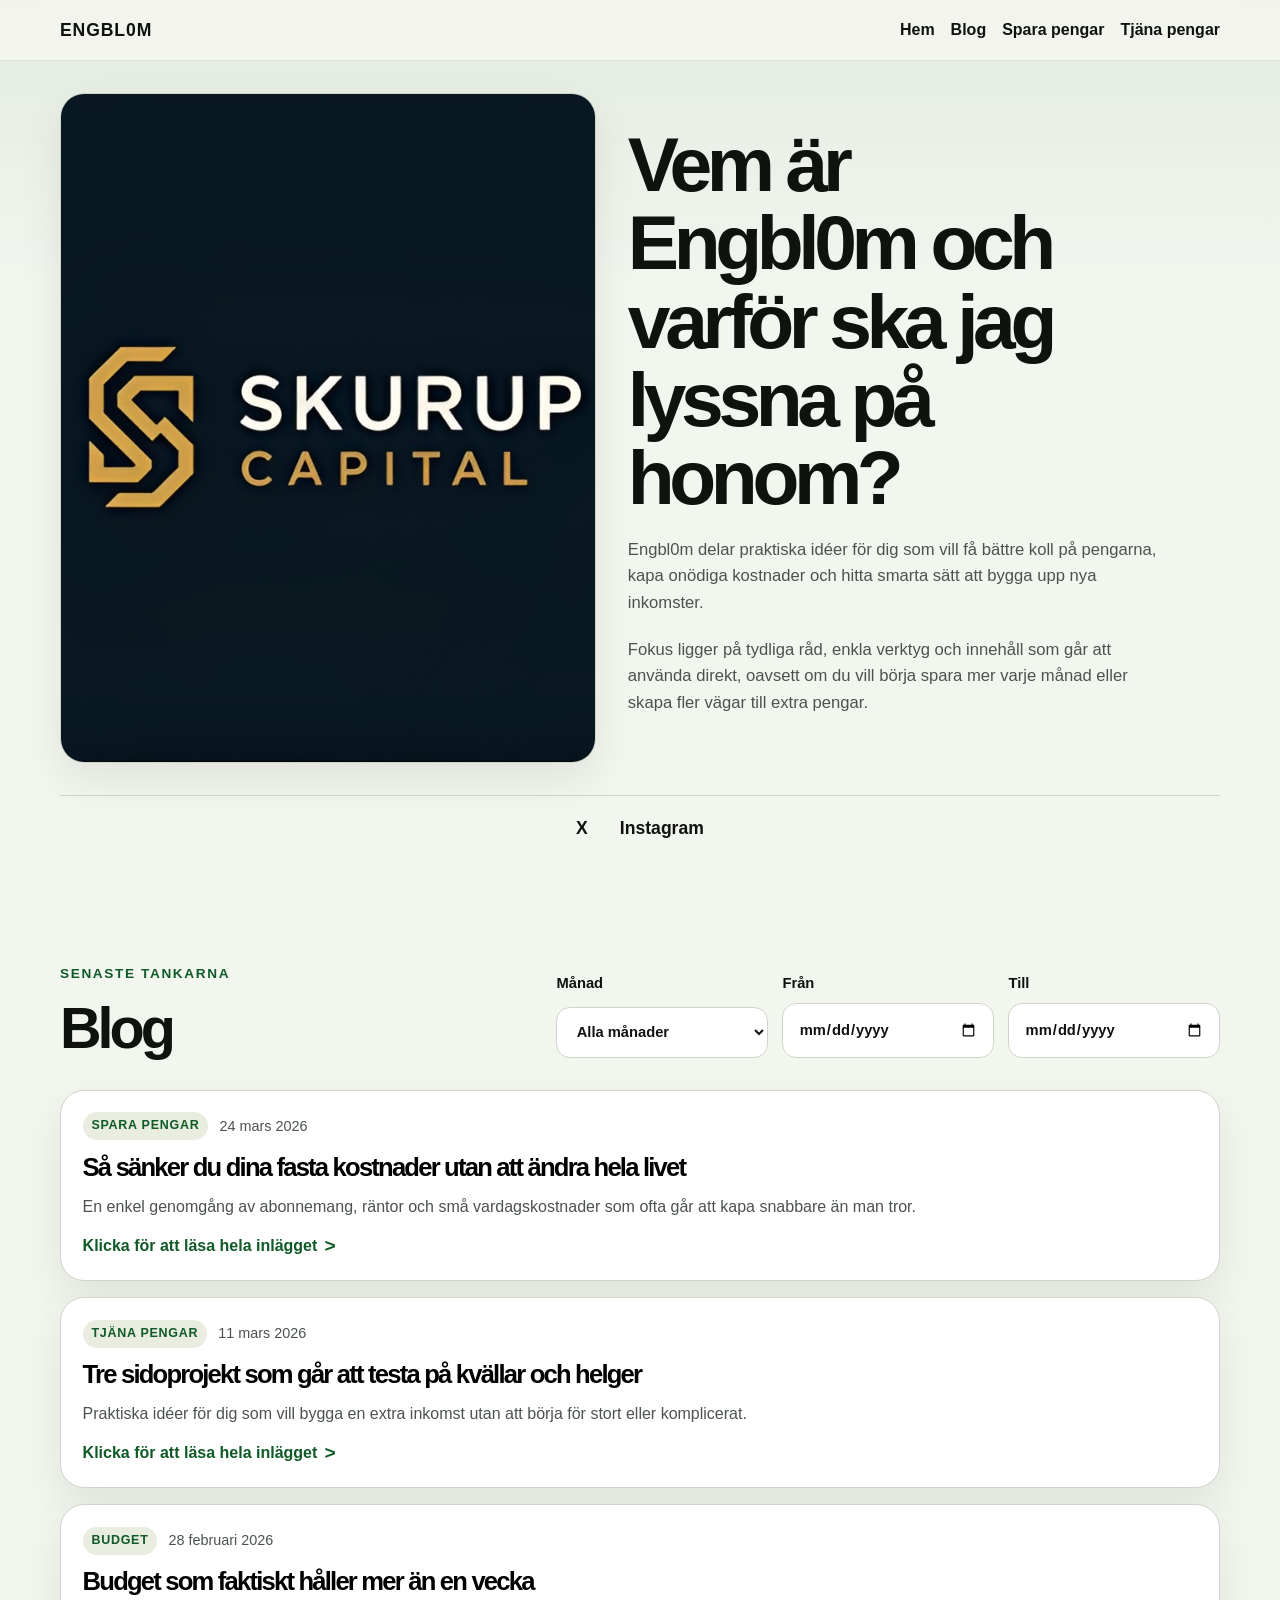
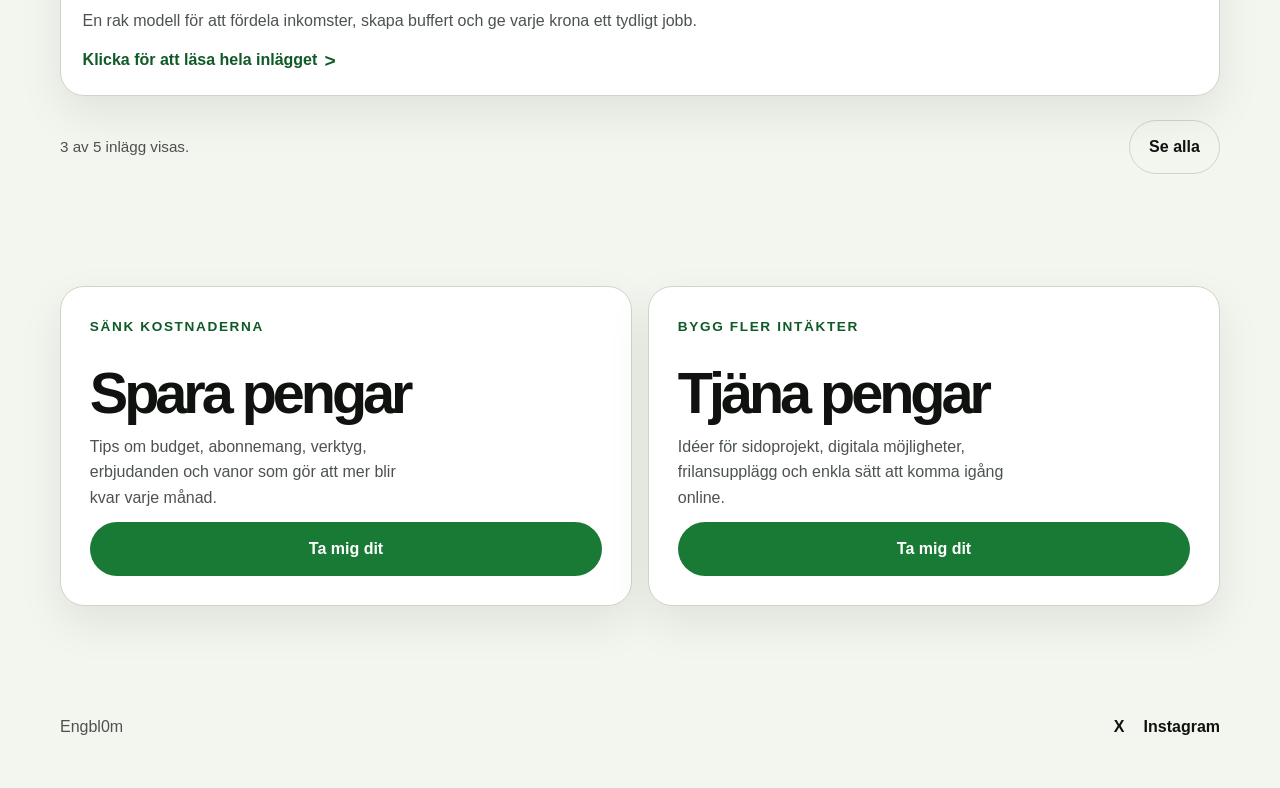
<file: index.html>
<!DOCTYPE html>
<html lang="sv">
<head>
  <meta charset="UTF-8">
  <meta name="viewport" content="width=device-width, initial-scale=1.0">
  <title>Engbl0m | Hem</title>
  <meta name="description" content="Engbl0m delar raka tips om att spara pengar, tjäna pengar och bygga bättre privatekonomi.">
  <link rel="stylesheet" href="css/styles.css">
</head>
<body data-page="home">
  <header class="site-header">
    <div class="container header-inner">
      <a class="brand" href="index.html">Engbl0m</a>
      <nav class="site-nav" aria-label="Huvudnavigation">
        <a href="index.html">Hem</a>
        <a href="#blog">Blog</a>
        <a href="sparapengar.html">Spara pengar</a>
        <a href="tjanapengar.html">Tjäna pengar</a>
      </nav>
    </div>
  </header>

  <main>
    <section class="hero section">
      <div class="container hero-grid">
        <div class="hero-visual">
          <div class="portrait-frame">
            <img src="assets/images/Skurupscapital.jpg" alt="Porträtt av Engbl0m">
          </div>
        </div>

        <div class="hero-copy">
          <h1>Vem är Engbl0m och varför ska jag lyssna på honom?</h1>
          <p>Engbl0m delar praktiska idéer för dig som vill få bättre koll på pengarna, kapa onödiga kostnader och hitta smarta sätt att bygga upp nya inkomster.</p>
          <p>Fokus ligger på tydliga råd, enkla verktyg och innehåll som går att använda direkt, oavsett om du vill börja spara mer varje månad eller skapa fler vägar till extra pengar.</p>
        </div>

        <div class="hero-socials" aria-label="Sociala länkar">
          <a href="https://x.com/Engbl0m" target="_blank" rel="noreferrer">X</a>
          <a href="https://www.instagram.com/albin_engblom/" target="_blank" rel="noreferrer">Instagram</a>
        </div>
      </div>
    </section>

    <section class="section blog-section" id="blog">
      <div class="container">
        <div class="section-header">
          <div>
            <p class="section-tag">Senaste tankarna</p>
            <h2>Blog</h2>
          </div>
          <div class="blog-controls" aria-label="Filtrera blogginlägg">
            <label>
              <span>Månad</span>
              <select id="blog-month-filter">
                <option value="all">Alla månader</option>
              </select>
            </label>
            <label>
              <span>Från</span>
              <input id="blog-start-date" type="date">
            </label>
            <label>
              <span>Till</span>
              <input id="blog-end-date" type="date">
            </label>
          </div>
        </div>

        <div id="blog-list" class="blog-list" aria-live="polite"></div>
        <div class="blog-footer">
          <p id="blog-results-meta" class="blog-meta"></p>
          <button id="blog-toggle" class="button button-secondary" type="button" hidden>Se alla</button>
        </div>
      </div>
    </section>

    <div id="blog-modal" class="blog-modal" hidden>
      <div id="blog-modal-backdrop" class="blog-modal-backdrop" aria-hidden="true"></div>
      <div
        class="blog-modal-dialog"
        role="dialog"
        aria-modal="true"
        aria-labelledby="blog-modal-title"
        aria-describedby="blog-modal-content"
      >
        <button id="blog-modal-close" class="blog-modal-close" type="button" aria-label="Stäng inlägg">Stäng</button>
        <div class="blog-modal-meta meta-row">
          <span id="blog-modal-category" class="pill">Blogg</span>
          <span id="blog-modal-date"></span>
        </div>
        <h3 id="blog-modal-title"></h3>
        <div id="blog-modal-content" class="blog-modal-content"></div>
      </div>
    </div>

    <section class="section">
      <div class="container">
        <div class="cta-grid">
          <article class="cta-card">
            <p class="section-tag">Sänk kostnaderna</p>
            <h2>Spara pengar</h2>
            <p>Tips om budget, abonnemang, verktyg, erbjudanden och vanor som gör att mer blir kvar varje månad.</p>
            <a class="button" href="sparapengar.html">Ta mig dit</a>
          </article>
          <article class="cta-card">
            <p class="section-tag">Bygg fler intäkter</p>
            <h2>Tjäna pengar</h2>
            <p>Idéer för sidoprojekt, digitala möjligheter, frilansupplägg och enkla sätt att komma igång online.</p>
            <a class="button" href="tjanapengar.html">Ta mig dit</a>
          </article>
        </div>
      </div>
    </section>
  </main>

  <footer class="site-footer">
    <div class="container footer-inner">
      <p>Engbl0m</p>
      <div class="footer-links">
        <a href="https://x.com/Engbl0m" target="_blank" rel="noreferrer">X</a>
        <a href="https://www.instagram.com/albin_engblom/" target="_blank" rel="noreferrer">Instagram</a>
      </div>
    </div>
  </footer>

  <script src="js/blog.js"></script>
  <script src="js/main.js"></script>
</body>
</html>
</file>
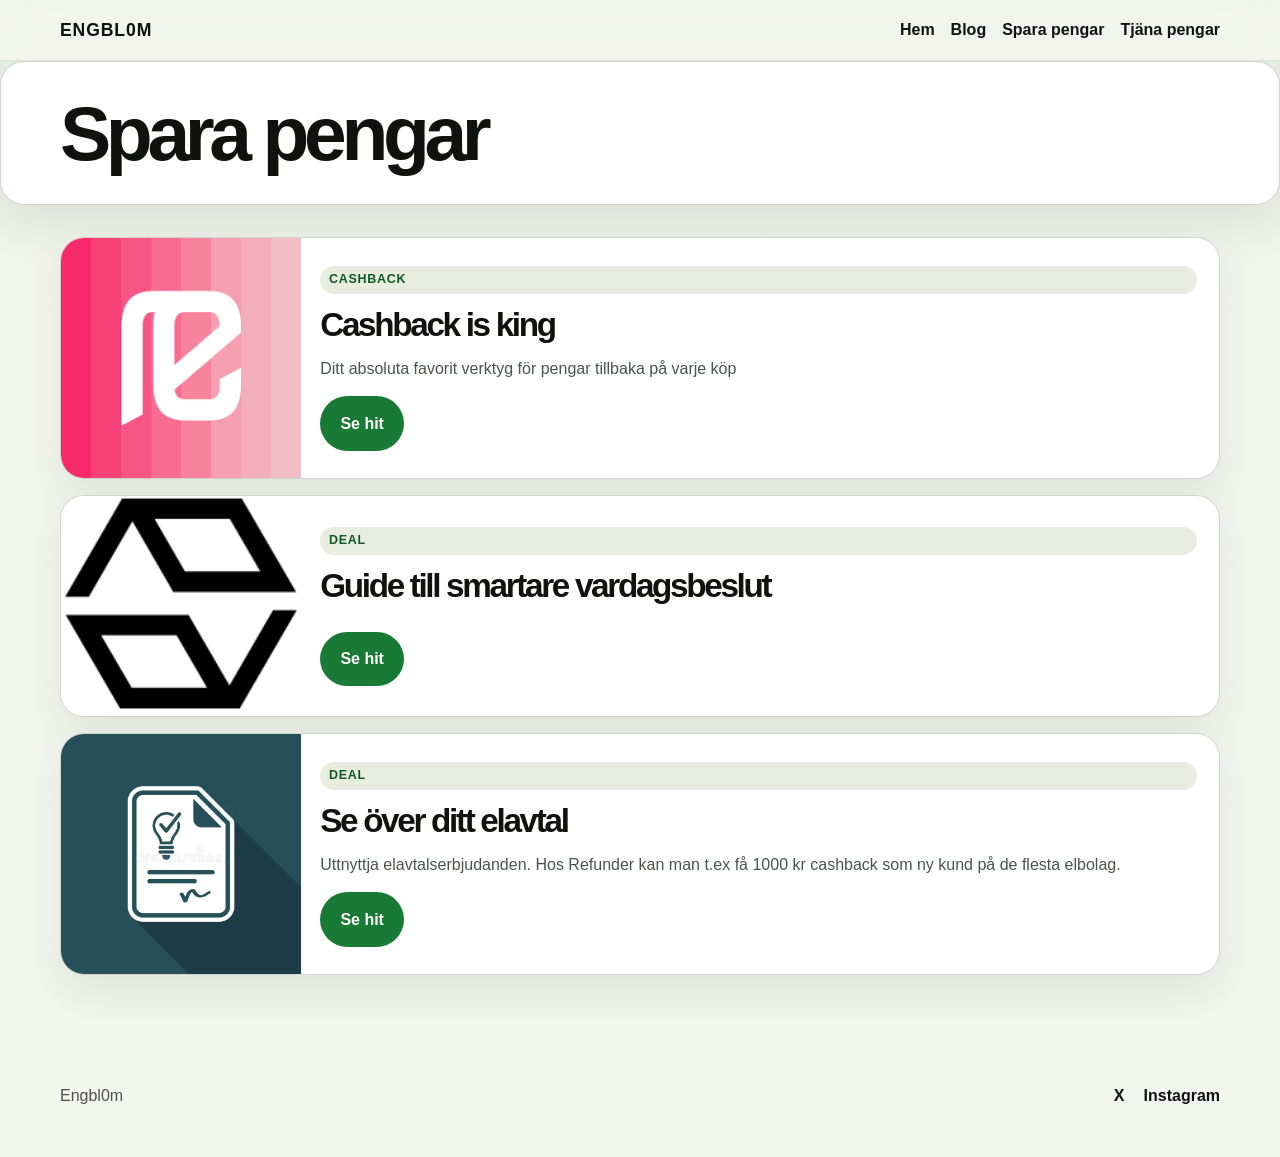
<file: sparapengar.html>
<!DOCTYPE html>
<html lang="sv">
<head>
  <meta charset="UTF-8">
  <meta name="viewport" content="width=device-width, initial-scale=1.0">
  <title>Engbl0m | Spara pengar</title>
  <meta name="description" content="Resurser och tips för att spara pengar med smarta verktyg och bättre vanor.">
  <link rel="stylesheet" href="css/styles.css">
</head>
<body data-page="savings">
  <header class="site-header">
    <div class="container header-inner">
      <a class="brand" href="index.html">Engbl0m</a>
      <nav class="site-nav" aria-label="Huvudnavigation">
        <a href="index.html">Hem</a>
        <a href="index.html#blog">Blog</a>
        <a href="sparapengar.html" aria-current="page">Spara pengar</a>
        <a href="tjanapengar.html">Tjäna pengar</a>
      </nav>
    </div>
  </header>

  <main>
    <section class="page-hero section">
      <div class="container">
        <h1>Spara pengar</h1>
      </div>
    </section>

    <section class="section">
      <div class="container">
        <div id="resource-list" class="resource-list" aria-live="polite"></div>
      </div>
    </section>
  </main>

  <footer class="site-footer">
    <div class="container footer-inner">
      <p>Engbl0m</p>
      <div class="footer-links">
        <a href="https://x.com/Engbl0m" target="_blank" rel="noreferrer">X</a>
        <a href="https://www.instagram.com/albin_engblom/" target="_blank" rel="noreferrer">Instagram</a>
      </div>
    </div>
  </footer>

  <script src="js/main.js"></script>
</body>
</html>
</file>
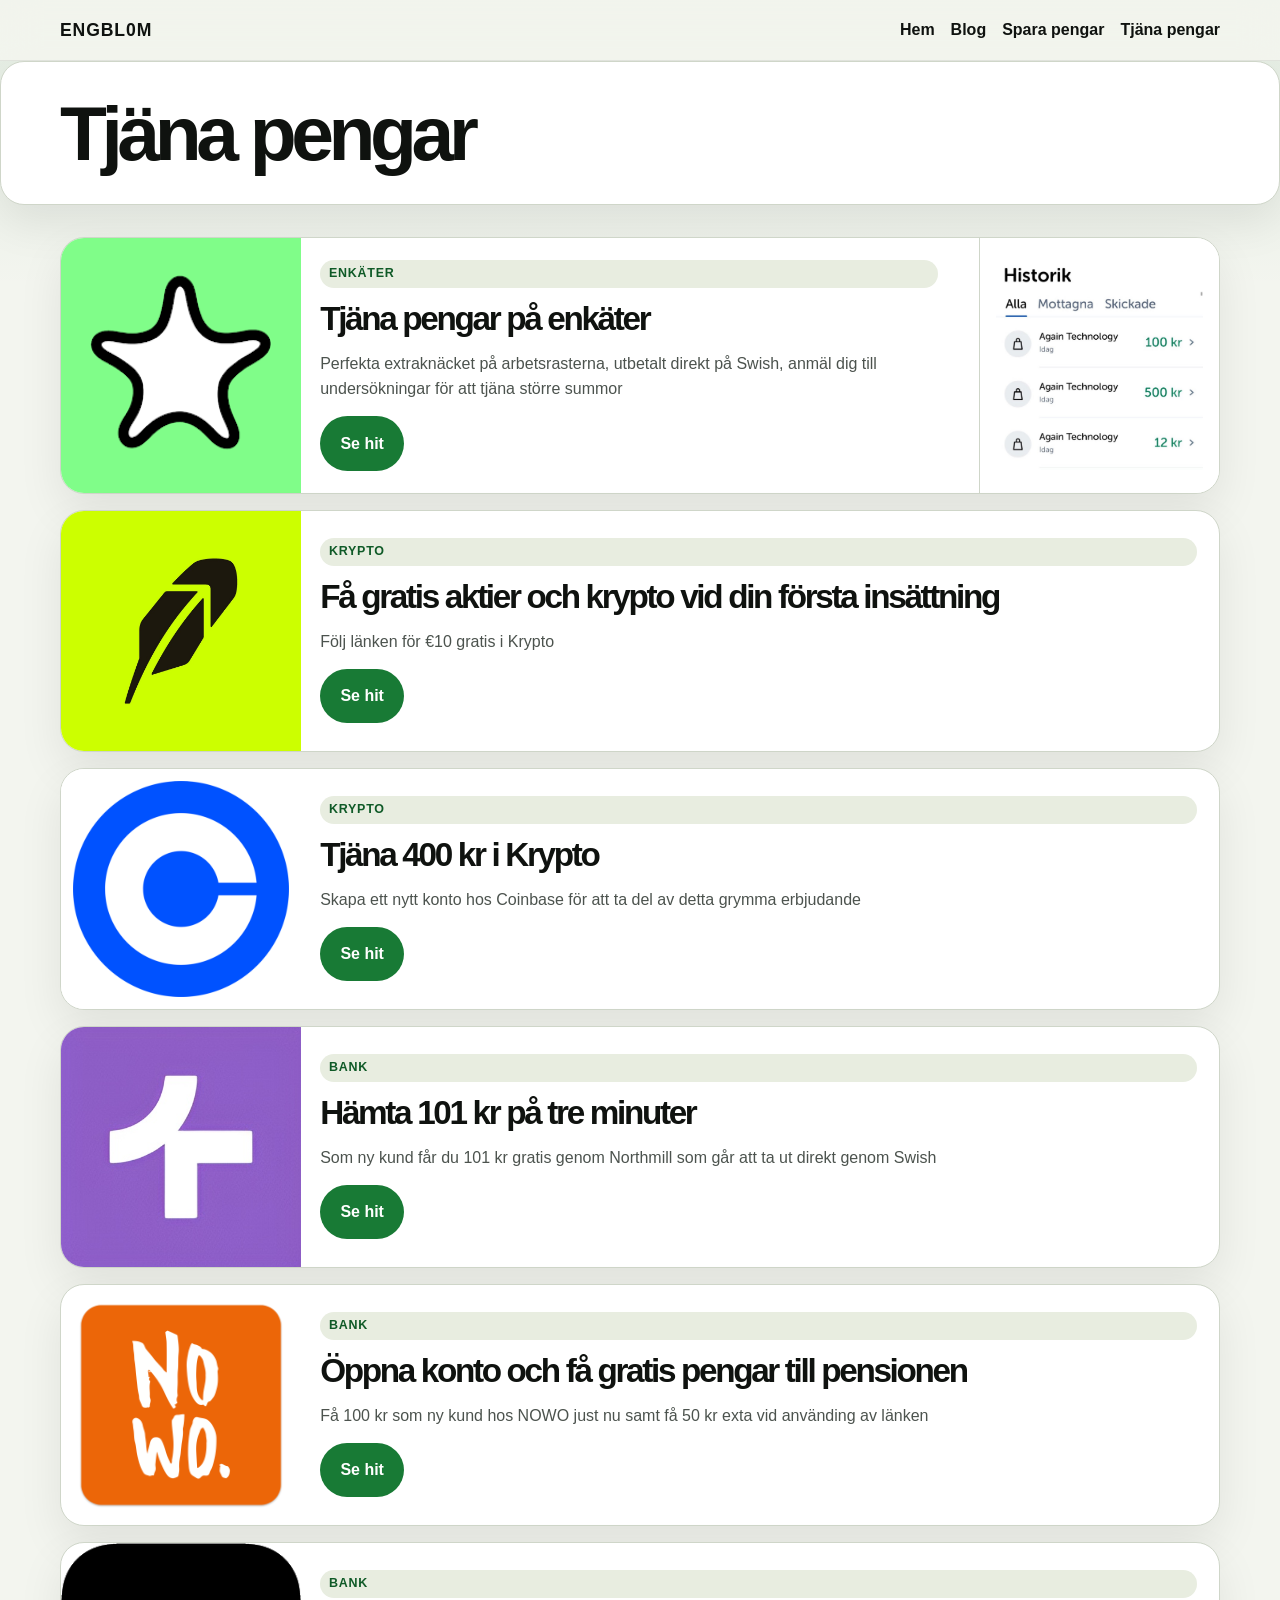
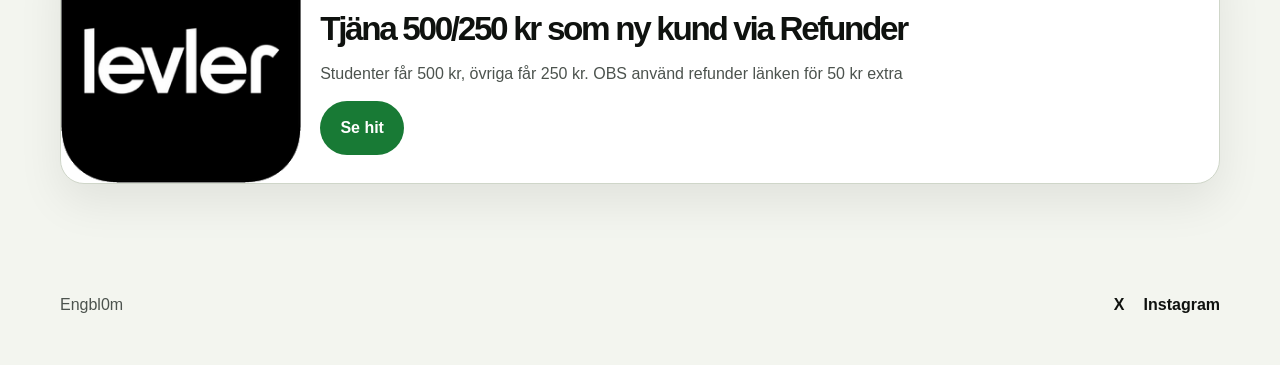
<file: tjanapengar.html>
<!DOCTYPE html>
<html lang="sv">
<head>
  <meta charset="UTF-8">
  <meta name="viewport" content="width=device-width, initial-scale=1.0">
  <title>Engbl0m | Tjäna pengar</title>
  <meta name="description" content="Resurser och idéer för att tjäna pengar genom sidoprojekt, digitala tjänster och innehåll.">
  <link rel="stylesheet" href="css/styles.css">
</head>
<body data-page="income">
  <header class="site-header">
    <div class="container header-inner">
      <a class="brand" href="index.html">Engbl0m</a>
      <nav class="site-nav" aria-label="Huvudnavigation">
        <a href="index.html">Hem</a>
        <a href="index.html#blog">Blog</a>
        <a href="sparapengar.html">Spara pengar</a>
        <a href="tjanapengar.html" aria-current="page">Tjäna pengar</a>
      </nav>
    </div>
  </header>

  <main>
    <section class="page-hero section">
      <div class="container">
        <h1>Tjäna pengar</h1>
      </div>
    </section>

    <section class="section">
      <div class="container">
        <div id="resource-list" class="resource-list" aria-live="polite"></div>
      </div>
    </section>
  </main>

  <footer class="site-footer">
    <div class="container footer-inner">
      <p>Engbl0m</p>
      <div class="footer-links">
        <a href="https://x.com/Engbl0m" target="_blank" rel="noreferrer">X</a>
        <a href="https://www.instagram.com/albin_engblom/" target="_blank" rel="noreferrer">Instagram</a>
      </div>
    </div>
  </footer>

  <script src="js/main.js"></script>
</body>
</html>
</file>
<file: css/styles.css>
:root {
  --bg: #f3f5ef;
  --surface: #ffffff;
  --surface-alt: #e8ede0;
  --text: #0f120f;
  --muted: #4c534e;
  --border: #cfd6c9;
  --accent: #187a35;
  --accent-dark: #0f5a27;
  --shadow: 0 18px 45px rgba(15, 18, 15, 0.08);
  --radius: 24px;
  --radius-small: 14px;
  --container: 1160px;
}

*,
*::before,
*::after {
  box-sizing: border-box;
}

html {
  scroll-behavior: smooth;
}

body {
  margin: 0;
  font-family: "Aptos", "Segoe UI", "Helvetica Neue", Arial, sans-serif;
  color: var(--text);
  background:
    linear-gradient(180deg, rgba(24, 122, 53, 0.08), transparent 18rem),
    var(--bg);
  line-height: 1.6;
}

img {
  display: block;
  max-width: 100%;
}

a {
  color: inherit;
  text-decoration: none;
}

button,
input,
select {
  font: inherit;
}

button {
  cursor: pointer;
}

:focus-visible {
  outline: 3px solid rgba(24, 122, 53, 0.35);
  outline-offset: 3px;
}

.container {
  width: min(calc(100% - 2rem), var(--container));
  margin: 0 auto;
}

.section {
  padding: 2rem 0 5rem;
}

.section-tag,
.eyebrow {
  display: inline-block;
  margin: 0 0 0.9rem;
  font-size: 0.85rem;
  font-weight: 600;
  text-transform: uppercase;
  letter-spacing: 0.12em;
  color: var(--accent-dark);
}

h1,
h2,
h3 {
  margin: 0;
  font-family: "Helvetica Neue", Arial, sans-serif;
  line-height: 1.02;
  letter-spacing: -0.07em;
}

h1 {
  font-size: clamp(2.9rem, 6vw, 5.7rem);
  max-width: 10ch;
}

h2 {
  font-size: clamp(2.2rem, 4.5vw, 4rem);
}

p {
  margin: 0;
  color: var(--muted);
}

.site-header {
  position: sticky;
  top: 0;
  z-index: 20;
  backdrop-filter: blur(18px);
  background: rgba(243, 245, 239, 0.9);
  border-bottom: 1px solid rgba(15, 18, 15, 0.08);
}

.header-inner,
.footer-inner,
.hero-socials,
.site-nav,
.blog-footer {
  display: flex;
  align-items: center;
}

.header-inner,
.footer-inner {
  justify-content: space-between;
  gap: 1rem;
  padding: 1rem 0;
}

.brand {
  font-weight: 800;
  font-size: 1.1rem;
  letter-spacing: 0.05em;
  text-transform: uppercase;
}

.site-nav {
  gap: 1rem;
  flex-wrap: wrap;
}

.site-nav a,
.hero-socials a,
.footer-links a {
  position: relative;
  font-weight: 600;
}

.site-nav a::after,
.hero-socials a::after,
.footer-links a::after {
  content: "";
  position: absolute;
  left: 0;
  bottom: -0.2rem;
  width: 100%;
  height: 2px;
  transform: scaleX(0);
  transform-origin: left;
  background: var(--accent);
  transition: transform 0.2s ease;
}

.site-nav a:hover::after,
.site-nav a:focus-visible::after,
.hero-socials a:hover::after,
.hero-socials a:focus-visible::after,
.footer-links a:hover::after,
.footer-links a:focus-visible::after {
  transform: scaleX(1);
}

.hero-grid {
  display: grid;
  grid-template-columns: minmax(280px, 0.95fr) minmax(320px, 1.05fr);
  gap: 2rem;
  align-items: start;
}

.hero-visual,
.hero-copy,
.blog-list,
.cta-card,
.resource-card,
.page-hero {
  position: relative;
}

.portrait-frame,
.blog-card,
.cta-card,
.resource-card,
.page-hero {
  border: 1px solid var(--border);
  border-radius: var(--radius);
  background: var(--surface);
  box-shadow: var(--shadow);
}

.portrait-frame {
  overflow: hidden;
  aspect-ratio: 4 / 5;
}

.portrait-frame img {
  width: 100%;
  height: 100%;
  object-fit: cover;
}

.hero-copy {
  padding: 2rem 0 0;
}

.hero-copy p {
  max-width: 58ch;
  font-size: 1.04rem;
  margin-top: 1.25rem;
}

.hero-socials {
  grid-column: 1 / -1;
  justify-content: center;
  gap: 1.5rem;
  padding-top: 0.8rem;
  border-top: 1px solid var(--border);
}

.hero-socials a {
  font-size: 1.1rem;
  padding: 0.35rem 0.25rem;
}

.section-header {
  display: grid;
  grid-template-columns: minmax(220px, 0.7fr) minmax(280px, 1fr);
  gap: 2rem;
  align-items: end;
  margin-bottom: 2rem;
}

.blog-controls {
  display: grid;
  grid-template-columns: repeat(3, minmax(0, 1fr));
  gap: 0.9rem;
}

.blog-controls label {
  display: grid;
  gap: 0.45rem;
  font-size: 0.92rem;
  font-weight: 600;
}

.blog-controls select,
.blog-controls input {
  width: 100%;
  padding: 0.85rem 0.95rem;
  border: 1px solid var(--border);
  border-radius: var(--radius-small);
  background: var(--surface);
  color: var(--text);
}

.blog-list,
.resource-list {
  display: grid;
  gap: 1rem;
}

.blog-card {
  overflow: hidden;
}

.blog-card-button {
  width: 100%;
  display: block;
  padding: 1.35rem;
  border: 0;
  background: transparent;
  text-align: left;
  transition: background-color 0.18s ease, transform 0.18s ease;
}

.blog-card-button:hover,
.blog-card-button:focus-visible {
  background: linear-gradient(135deg, rgba(24, 122, 53, 0.08), rgba(24, 122, 53, 0.02));
}

.blog-card-button:hover {
  transform: translateY(-1px);
}

.blog-card-main {
  display: grid;
  gap: 0.85rem;
}

.blog-card h3 {
  font-size: clamp(1.4rem, 2vw, 2rem);
  line-height: 1.02;
}

.blog-card-hint {
  display: inline-flex;
  align-items: center;
  gap: 0.45rem;
  font-weight: 600;
  color: var(--accent-dark);
}

.blog-card-hint::after {
  content: ">";
  font-size: 1.2rem;
  line-height: 1;
}

.meta-row {
  display: flex;
  flex-wrap: wrap;
  gap: 0.7rem;
  align-items: center;
  color: var(--muted);
  font-size: 0.9rem;
}

.pill {
  display: inline-flex;
  align-items: center;
  padding: 0.25rem 0.55rem;
  border-radius: 999px;
  background: var(--surface-alt);
  color: var(--accent-dark);
  font-size: 0.78rem;
  font-weight: 600;
  text-transform: uppercase;
  letter-spacing: 0.06em;
}

.button,
.button-secondary {
  display: inline-flex;
  align-items: center;
  justify-content: center;
  min-height: 48px;
  padding: 0.85rem 1.2rem;
  border-radius: 999px;
  border: 1px solid transparent;
  font-weight: 600;
  transition: transform 0.18s ease, background-color 0.18s ease, border-color 0.18s ease;
}

.button {
  background: var(--accent);
  color: #fff;
}

.button:hover,
.button:focus-visible {
  background: var(--accent-dark);
  transform: translateY(-1px);
}

.button-secondary {
  background: transparent;
  color: var(--text);
  border-color: var(--border);
}

.button-secondary:hover,
.button-secondary:focus-visible {
  border-color: var(--accent);
  color: var(--accent-dark);
}

.blog-footer {
  justify-content: space-between;
  gap: 1rem;
  margin-top: 1.5rem;
}

.blog-meta {
  font-size: 0.95rem;
}

.modal-open {
  overflow: hidden;
}

.blog-modal {
  position: fixed;
  inset: 0;
  z-index: 40;
  display: grid;
  place-items: center;
  padding: 1.5rem;
}

.blog-modal[hidden] {
  display: none;
}

.blog-modal-backdrop {
  position: absolute;
  inset: 0;
  background: rgba(15, 18, 15, 0.55);
  backdrop-filter: blur(10px);
}

.blog-modal-dialog {
  position: relative;
  width: min(760px, 100%);
  max-height: min(88vh, 920px);
  overflow: auto;
  display: grid;
  gap: 1.15rem;
  padding: 1.5rem;
  border: 1px solid rgba(255, 255, 255, 0.4);
  border-radius: var(--radius);
  background:
    linear-gradient(180deg, rgba(24, 122, 53, 0.08), rgba(255, 255, 255, 0.98) 10rem),
    var(--surface);
  box-shadow: 0 28px 80px rgba(15, 18, 15, 0.25);
}

.blog-modal-close {
  justify-self: end;
  min-height: 44px;
  padding: 0.65rem 1rem;
  border: 1px solid var(--border);
  border-radius: 999px;
  background: rgba(255, 255, 255, 0.92);
  color: var(--text);
  font-weight: 600;
}

.blog-modal-content {
  display: grid;
  gap: 1rem;
}

.blog-modal-content > * {
  margin: 0;
}

.blog-modal-content p {
  color: var(--text);
  font-size: 1.02rem;
}

.blog-block-heading {
  font-size: clamp(1.25rem, 2.6vw, 1.8rem);
  line-height: 1.02;
}

.blog-block-quote {
  margin: 0;
  padding: 1rem 1.1rem;
  border-left: 4px solid var(--accent);
  border-radius: 0 var(--radius-small) var(--radius-small) 0;
  background: var(--surface-alt);
  color: var(--text);
  font-weight: 600;
}

.blog-media-card {
  display: grid;
  gap: 0.7rem;
  margin: 0;
}

.blog-media-card img,
.blog-media-card video {
  width: 100%;
  border-radius: var(--radius-small);
  border: 1px solid var(--border);
  background: #dfe6d7;
}

.blog-media-card figcaption {
  font-size: 0.94rem;
  color: var(--muted);
}

.blog-video-embed {
  position: relative;
  width: 100%;
  padding-top: 56.25%;
  overflow: hidden;
  border-radius: var(--radius-small);
  border: 1px solid var(--border);
  background: #111;
}

.blog-video-embed iframe {
  position: absolute;
  inset: 0;
  width: 100%;
  height: 100%;
  border: 0;
}

.blog-link-card {
  display: grid;
  gap: 0.35rem;
  padding: 1rem 1.1rem;
  border: 1px solid var(--border);
  border-radius: var(--radius-small);
  background: linear-gradient(135deg, rgba(24, 122, 53, 0.08), rgba(255, 255, 255, 0.96));
}

.blog-link-card:hover,
.blog-link-card:focus-visible {
  border-color: var(--accent);
}

.blog-link-label {
  font-size: 0.78rem;
  font-weight: 600;
  text-transform: uppercase;
  letter-spacing: 0.05em;
  color: var(--accent-dark);
}

.cta-grid {
  display: grid;
  grid-template-columns: repeat(2, minmax(0, 1fr));
  gap: 1rem;
}

.cta-card {
  padding: 1.8rem;
  min-height: 320px;
  display: flex;
  flex-direction: column;
  justify-content: space-between;
}

.cta-card p {
  max-width: 38ch;
}

.page-hero {
  padding: 2rem;
}

.page-intro {
  margin-top: 1rem;
  max-width: 58ch;
  font-size: 1.02rem;
}

.resource-card {
  display: grid;
  grid-template-columns: 240px minmax(0, 1fr);
  gap: 1.2rem;
  overflow: hidden;
}

.resource-image {
  min-height: 100%;
}

.resource-image img {
  width: 100%;
  height: 100%;
  min-height: 220px;
  object-fit: cover;
}

.resource-content {
  display: flex;
  flex-direction: column;
  justify-content: center;
  gap: 0.9rem;
  padding: 1.35rem 1.35rem 1.35rem 0;
}

.resource-content h2 {
  font-size: clamp(1.6rem, 2.6vw, 2.3rem);
}

.resource-card-dual {
  grid-template-columns: 240px minmax(0, 1fr) 240px;
}

.resource-image-secondary {
  border-left: 1px solid var(--border);
}

.resource-image.resource-image-secondary img {
  object-fit: contain;
  padding: 1rem;
  background: var(--surface);
}

.site-footer {
  padding: 0.75rem 0 2rem;
}

.footer-links {
  display: flex;
  gap: 1.2rem;
}

@media (max-width: 900px) {
  .section-header,
  .hero-grid,
  .resource-card,
  .cta-grid {
    grid-template-columns: 1fr;
  }

  .hero-copy {
    padding-top: 0;
  }

  .blog-controls {
    grid-template-columns: 1fr;
  }

  .resource-card {
    gap: 0;
  }

  .resource-content {
    padding: 1.25rem;
  }
}

@media (max-width: 640px) {
  .section {
    padding: 1.5rem 0 3.5rem;
  }

  .header-inner,
  .footer-inner,
  .blog-footer,
  .site-nav {
    align-items: flex-start;
  }

  .header-inner,
  .footer-inner,
  .blog-footer {
    flex-direction: column;
  }

  h1 {
    max-width: 12ch;
  }

  .blog-card-button {
    padding: 1.15rem;
  }

  .blog-modal {
    padding: 0.75rem;
  }

  .blog-modal-dialog {
    max-height: 92vh;
    padding: 1.15rem;
  }

  .button,
  .button-secondary {
    width: 100%;
  }

  .hero-socials {
    flex-wrap: wrap;
  }
}
</file>
